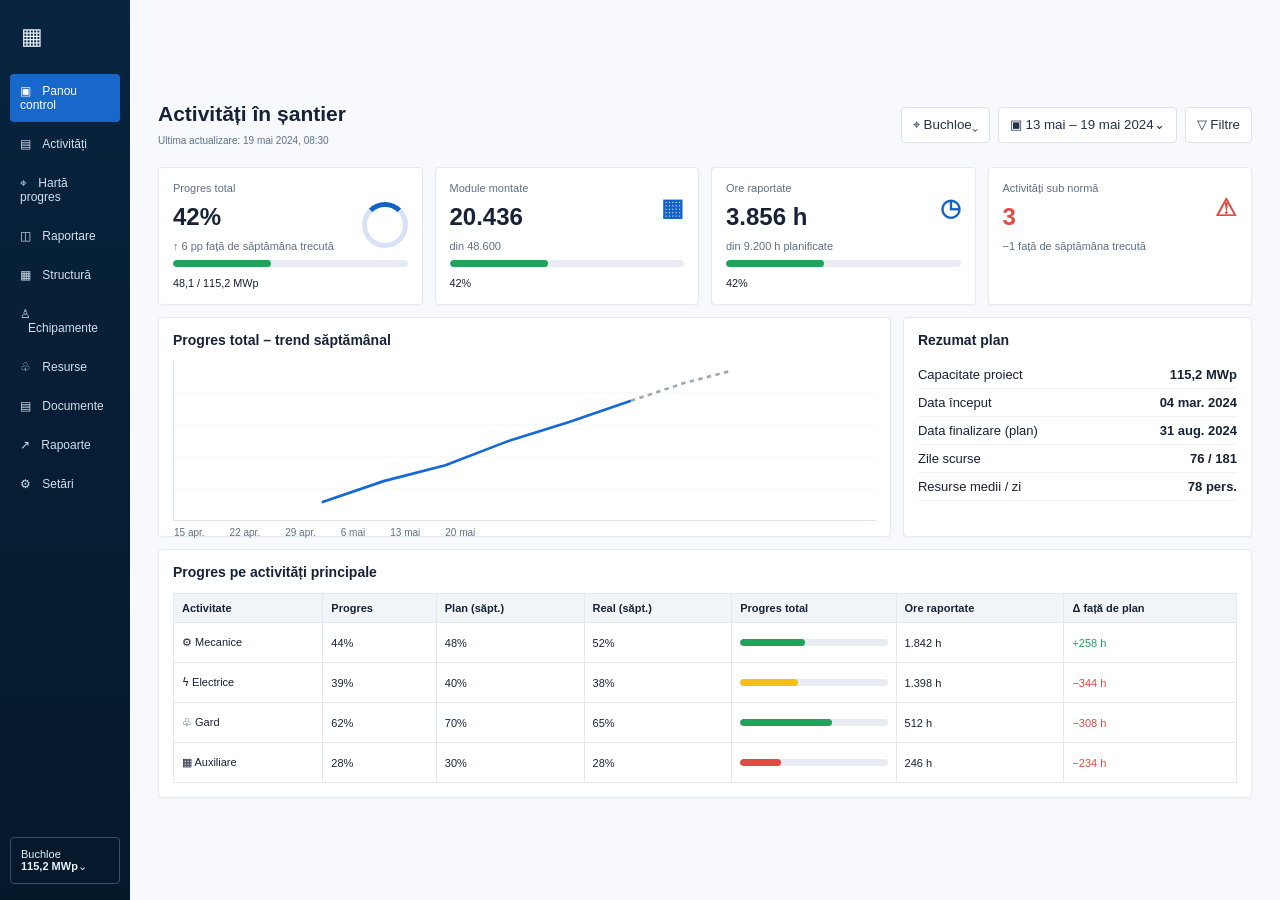
<file: public/activities/index.html>
<!doctype html>
<html lang="ro"><head><meta charset="utf-8"><meta name="viewport" content="width=device-width,initial-scale=1"><title>SiteFlow · Site Activities</title><link rel="stylesheet" href="activities.css"></head>
<body><div class="app">
  <aside><div class="brand">▦</div><button class="nav active" data-view="dashboard">▣ <span>Panou control</span></button><button class="nav" data-view="activities">▤ <span>Activități</span></button><button class="nav" data-view="map">⌖ <span>Hartă progres</span></button><button class="nav" data-view="report">◫ <span>Raportare</span></button><button class="nav" data-view="structure">▦ <span>Structură</span></button><button class="nav" data-view="equipment">♙ <span>Echipamente</span></button><button class="nav" data-view="resources">♧ <span>Resurse</span></button><button class="nav" data-view="documents">▤ <span>Documente</span></button><button class="nav" data-view="reports">↗ <span>Rapoarte</span></button><button class="nav" data-view="settings">⚙ <span>Setări</span></button><div class="project">Buchloe<br><b>115,2 MWp</b>⌄</div></aside>
  <main><header><div><h1 id="title">Activități în șantier</h1><small>Ultima actualizare: 19 mai 2024, 08:30</small></div><div class="actions"><button>⌖ Buchloe⌄</button><button>▣ 13 mai – 19 mai 2024⌄</button><button>▽ Filtre</button></div></header>
  <section class="view active" id="dashboard"><div class="kpis"><article><span>Progres total</span><b>42%</b><i class="ring">42</i><em>↑ 6 pp față de săptămâna trecută</em><div class="bar"><i style="width:42%"></i></div><small>48,1 / 115,2 MWp</small></article><article><span>Module montate</span><b>20.436</b><strong>▦</strong><em>din 48.600</em><div class="bar"><i style="width:42%"></i></div><small>42%</small></article><article><span>Ore raportate</span><b>3.856 h</b><strong>◷</strong><em>din 9.200 h planificate</em><div class="bar"><i style="width:42%"></i></div><small>42%</small></article><article><span>Activități sub normă</span><b class="red">3</b><strong class="red">⚠</strong><em>−1 față de săptămâna trecută</em></article></div>
  <div class="dashboard-grid"><article class="card chart"><h2>Progres total – trend săptămânal</h2><div class="chart-lines"><i></i><i></i><i></i><i></i><i></i><svg viewBox="0 0 480 180"><polyline points="10,160 80,136 150,118 220,91 290,69 360,45"/><polyline class="plan" points="360,45 420,25 470,12"/></svg><span>15 apr.</span><span>22 apr.</span><span>29 apr.</span><span>6 mai</span><span>13 mai</span><span>20 mai</span></div></article><article class="card plan"><h2>Rezumat plan</h2><p>Capacitate proiect <b>115,2 MWp</b></p><p>Data început <b>04 mar. 2024</b></p><p>Data finalizare (plan) <b>31 aug. 2024</b></p><p>Zile scurse <b>76 / 181</b></p><p>Resurse medii / zi <b>78 pers.</b></p></article></div>
  <article class="card table-card"><h2>Progres pe activități principale</h2><table><thead><tr><th>Activitate</th><th>Progres</th><th>Plan (săpt.)</th><th>Real (săpt.)</th><th>Progres total</th><th>Ore raportate</th><th>Δ față de plan</th></tr></thead><tbody><tr><td>⚙ Mecanice</td><td>44%</td><td>48%</td><td>52%</td><td><div class="bar"><i style="width:44%"></i></div></td><td>1.842 h</td><td class="green">+258 h</td></tr><tr><td>ϟ Electrice</td><td>39%</td><td>40%</td><td>38%</td><td><div class="bar yellow"><i style="width:39%"></i></div></td><td>1.398 h</td><td class="red">−344 h</td></tr><tr><td>♧ Gard</td><td>62%</td><td>70%</td><td>65%</td><td><div class="bar"><i style="width:62%"></i></div></td><td>512 h</td><td class="red">−308 h</td></tr><tr><td>▦ Auxiliare</td><td>28%</td><td>30%</td><td>28%</td><td><div class="bar redbar"><i style="width:28%"></i></div></td><td>246 h</td><td class="red">−234 h</td></tr></tbody></table></article></section>
  <section class="view" id="map"><div class="map-head"><h1>Hartă progres</h1><button>⇩ Exportă hartă</button></div><div class="filters"><button>Zona: Toate zonele⌄</button><button>Strat: Progres activități⌄</button><button>☷ Afișează filtre</button></div><div class="map-layout"><div class="solar-map" id="solarMap"></div><article class="legend"><h3>Legendă activități</h3><p><i class="c-green"></i>Finalizat (100%)</p><p><i class="c-lime"></i>În lucru (≥75%)</p><p><i class="c-yellow"></i>În lucru (50–74%)</p><p><i class="c-orange"></i>În lucru (25–49%)</p><p><i class="c-red"></i>Început (&lt;25%)</p><hr><h3>Segment selectat</h3><p>Zonă <b>3</b></p><p>Rând <b>WR4</b></p><p>Latúră <b>V (Vest)</b></p><p>Module planificate <b>28</b></p><div class="bar yellow"><i style="width:68%"></i></div><a>Vezi detalii activități →</a></article></div></section>
  <section class="view" id="structure"><div class="tabs"><button>Proiect</button><button>Zone</button><button class="selected">Import Excel</button><button>Validare</button><button>Structură</button></div><div class="structure-grid"><article class="card import"><h2>Import structură din Excel</h2><p>Importă layout-ul structural (rânduri, stâlpi, longeroane, module) din fișier Excel.</p><div class="drop">▦ <b>Buchloe_Structura_v3.xlsx</b><small>24,3 MB · Încărcat azi, 08:22</small><button>Înlocuiește fișierul</button></div><h3>Previzualizare date (primele 10 rânduri)</h3><table><thead><tr><th>Zonă</th><th>Rând</th><th>Latură</th><th>Module</th><th>Stâlpi</th><th>Longeroane</th></tr></thead><tbody id="importRows"></tbody></table></article><article class="card validation"><h2>Rezumat validare</h2><p>Rânduri procesate <b>1.386</b></p><p>Rânduri valide <b class="green">1.312</b></p><p>Erori <b class="red">18</b></p><p>Avertismente <b class="orange">56</b></p><p>Rată validare <b class="green">94,7%</b></p><hr><h3>Detalii erori (primele 5)</h3><p class="red">245 · Stâlpi lipsă sau ≤ 0</p><p class="red">678 · Longeroane lipsă</p><p class="red">912 · Număr module nevalid</p><button class="primary">Continuă la validare</button></article></div></section>
  <section class="view empty" id="activities"><h1>Activități</h1><p>Lista activităților și actualizările zilnice vor fi construite în pasul următor.</p></section><section class="view empty" id="report"><h1>Raportare</h1><p>Raportarea activității va folosi această structură de șantier.</p></section><section class="view empty" id="equipment"><h1>Echipamente</h1></section><section class="view empty" id="resources"><h1>Resurse</h1></section><section class="view empty" id="documents"><h1>Documente</h1></section><section class="view empty" id="reports"><h1>Rapoarte</h1></section><section class="view empty" id="settings"><h1>Setări</h1></section>
  </main></div><script src="activities.js"></script></body></html>
</file>
<file: public/activities/activities.css>
:root{--blue:#1262c7;--nav:#061d35;--line:#e5eaf1;--muted:#607085;--green:#20a35a;--yellow:#f3bf15;--orange:#f18b15;--red:#e04b45}*{box-sizing:border-box}body{margin:0;font:13px Arial,sans-serif;color:#172236;background:#f7f9fc}.app{display:grid;grid-template-columns:130px 1fr;min-height:100vh}aside{background:linear-gradient(#08243f,#04182a);color:#e9f1fb;padding:16px 10px;display:flex;flex-direction:column;gap:5px}.brand{font-size:23px;padding:7px 11px 19px}.nav{border:0;background:transparent;color:#d4dfeb;text-align:left;padding:10px;border-radius:4px;cursor:pointer;font-size:12px}.nav span{margin-left:8px}.nav.active,.nav:hover{background:#1768ca;color:#fff}.project{margin-top:auto;border:1px solid #34506a;padding:10px;border-radius:4px;font-size:11px}main{padding:18px 28px;max-width:1500px;width:100%;margin:auto}header,.map-head{display:flex;justify-content:space-between;align-items:center;margin-bottom:20px}h1{font-size:21px;margin:0 0 6px}h2{font-size:14px;margin:0 0 13px}h3{font-size:12px}header small{color:var(--muted);font-size:10px}.actions, .filters{display:flex;gap:8px}button{background:#fff;border:1px solid #dbe2eb;border-radius:4px;padding:9px 11px;color:#25334a;cursor:pointer}.kpis{display:grid;grid-template-columns:repeat(4,1fr);gap:12px}.kpis article,.card{background:#fff;border:1px solid var(--line);border-radius:4px;padding:14px;box-shadow:0 1px 2px #dfe5ed55}.kpis span,.kpis em{display:block;color:var(--muted);font-size:11px;font-style:normal}.kpis b{font-size:24px;display:inline-block;margin:9px 0}.kpis strong{float:right;font-size:24px;color:var(--blue)}.red{color:var(--red)!important}.green{color:var(--green)!important}.orange{color:var(--orange)!important}.ring{float:right;margin-top:8px;border:5px solid #d7e3f4;border-top-color:var(--blue);border-radius:50%;height:46px;width:46px;font-size:0}.bar{height:7px;background:#e9edf3;border-radius:5px;overflow:hidden;margin:8px 0}.bar i{display:block;height:100%;background:var(--green);border-radius:5px}.yellow i{background:var(--yellow)}.redbar i{background:var(--red)}.dashboard-grid{display:grid;grid-template-columns:2.1fr 1fr;gap:12px;margin:12px 0}.chart{height:220px}.chart-lines{position:relative;height:160px;border-left:1px solid #dce4ed;border-bottom:1px solid #dce4ed;background:repeating-linear-gradient(0deg,transparent 0 31px,#edf1f5 32px)}.chart-lines svg{position:absolute;inset:0;width:100%;height:100%}.chart-lines polyline{fill:none;stroke:#1468d7;stroke-width:3}.chart-lines .plan{stroke:#9aa8b8;stroke-dasharray:5}.chart-lines span{position:relative;top:163px;margin-right:25px;color:var(--muted);font-size:10px}.plan p,.validation p{display:flex;justify-content:space-between;border-bottom:1px solid #eff2f5;padding:6px 0;margin:0}.table-card table,.import table{width:100%;border-collapse:collapse;font-size:11px}th{background:#f2f5f8;text-align:left}th,td{padding:8px;border:1px solid #e2e8ef}.view{display:none}.view.active{display:block}.map-layout{display:grid;grid-template-columns:1fr 230px;border:1px solid var(--line);background:#fff}.solar-map{min-height:500px;background:#d8d5c7;position:relative;padding:34px 22px;display:grid;grid-template-columns:repeat(4,1fr);gap:14px}.solar-map:before{content:'Acces șantier';position:absolute;bottom:8px;left:45%;background:white;padding:3px 8px;font-size:10px}.zone{border:2px solid #ef9c2b;background:repeating-linear-gradient(0deg,#8fbe6a 0 7px,#e3ecda 8px 11px);position:relative}.zone:before{content:attr(data-zone);position:absolute;top:-28px;left:45%;background:#237643;color:#fff;border-radius:4px;padding:4px 7px;font-size:16px}.zone:nth-child(2){background:repeating-linear-gradient(0deg,#c5d87a 0 7px,#fff0a3 8px 11px)}.zone:nth-child(3){background:repeating-linear-gradient(0deg,#f3b62c 0 7px,#f9df88 8px 11px)}.zone:nth-child(4){background:repeating-linear-gradient(0deg,#e96a60 0 7px,#f2b4a9 8px 11px)}.legend{padding:15px;background:#fff}.legend p{font-size:11px}.legend i{width:9px;height:9px;border-radius:9px;display:inline-block;margin-right:6px}.c-green{background:#42a955}.c-lime{background:#a8cf42}.c-yellow{background:#f4c422}.c-orange{background:#ef8a19}.c-red{background:#d94b48}.legend a{color:var(--blue);font-weight:bold;font-size:11px}.tabs{display:flex;gap:24px;border-bottom:1px solid var(--line);margin-bottom:16px}.tabs button{border:0;border-radius:0}.tabs .selected{color:var(--blue);border-bottom:2px solid var(--blue)}.structure-grid{display:grid;grid-template-columns:2.4fr 1fr;gap:12px}.drop{border:1px dashed #c5d5e9;padding:15px;margin:14px 0;display:grid;grid-template-columns:28px 1fr auto;gap:5px}.drop small{grid-column:2;color:var(--muted)}.primary{background:var(--blue);color:#fff;float:right;margin-top:20px}.empty{padding:80px;text-align:center;background:#fff;border:1px solid var(--line)}@media(max-width:850px){.app{grid-template-columns:54px 1fr}.nav span{display:none}.project{font-size:0}.kpis,.dashboard-grid,.structure-grid,.map-layout{grid-template-columns:1fr}.actions{display:none}main{padding:14px}.solar-map{min-height:350px}.kpis{gap:8px}.kpis article{min-height:130px}}
</file>
